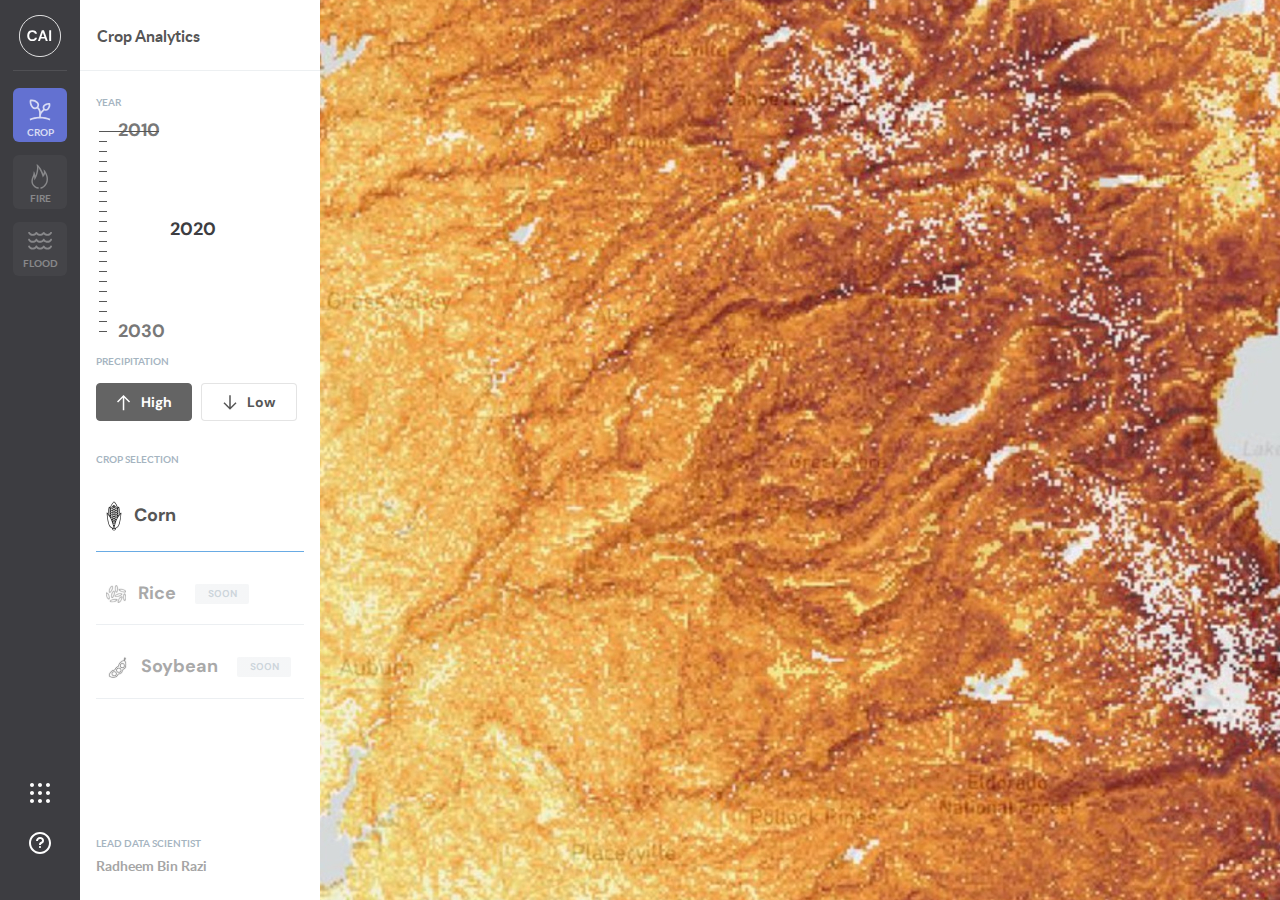
<file: index.html>
<!DOCTYPE html>
<html lang="en">

<head>
    <meta charset="utf-8">
    <meta http-equiv="X-UA-Compatible" content="IE=edge">
    <meta name="viewport" content="width=device-width, initial-scale=1">
    <meta content="yes" name="apple-mobile-web-app-capable" />
    <meta content="minimum-scale=1.0, width=device-width, maximum-scale=1, user-scalable=no" name="viewport" />
    <!-- no seo/indexing -- if needed so un comment
 		<meta name="description" content="details about the compnay" />
		<meta name="keywords" content="admin dashboard" />
		<meta name="author" content="Seedcode">
		<meta name="robots" content="index, follow">
		<meta name="revisit-after" content="1 day">
		-->
    <!-------------------------------------------------------------------FAVICON LINK-------------------------------------------------------------------------->
    <link rel="shortcut icon" href="images/dasboard/favicon.jpg" type="image/x-icon" />
    <link rel="icon" href="images/dasboard/favicon.jpg" type="image/x-icon" />
    <!--------------------------------------------------------------------------TITLE--------------------------------------------------------------------------->
    <title>Title Goes Here</title>
    <!--------------------------------------------------------------------------External Styles------------------------------------------------------------------>
    <link rel="stylesheet" href="css/bootstrap.min.css">
    <!-- HTML5 shim and Respond.js for IE8 support of HTML5 elements and media queries -->
    <!-- WARNING: Respond.js doesn't work if you view the page via file:// -->
    <!--[if lt IE 9]>
			<script src="js/html5shiv.min.js"></script>
			<script src="js/respond.min.js"></script>
	<![endif]-->
    <link rel="stylesheet" href="css/styles.css">
    <link rel="stylesheet" href="css/rwd.css">
</head>

<body>
    <!----------------------------------------------------------------------------LEFT-NAVBAR------------------------------------------------------------------------->

    <main class="dashboard">
        <div class="left-nav cus-col">
            <div class="inner">
                <a href="#" class="logo" title="CAI"><img src="images/dasboard/logo.svg" alt="CAI"></a>
                <span class="bar"></span>
                <ul class="left-menu-bar">
                    <li><a href="" title="crop" class="active"><img src="images/dasboard/crop.svg" alt="crop">CROP</a></li>
                    <li><a href="" title="fire" class="disable"><img src="images/dasboard/fire.svg" alt="FIRE">FIRE</a></li>
                    <li><a href="" title="flood" class="flood disable"><img src="images/dasboard/flood.svg" alt="FIRE">FLOOD</a></li>
                </ul>

                <div class="bottom-menu">
                    <a href="#" class="dots zoom-in" title="test">test<img src="images/dasboard/dots.svg" alt="dots"> </a>
                    <a href="#" class="help zoom-in" title="help">help<img src="images/dasboard/help.svg" title="help"></a>
                </div>

            </div>
        </div>
        <div class="form-sec cus-col">
            <div class="inner">
                <h1 class="title">Crop Analytics</h1>
                <span class="bar"></span>
                <form>
                    <div class="year">
                        <label>YEAR</label>
                        <div class="slide-range-pr">
                            <span class="first">2010</span>
                            <span class="last">2030</span>
                            <div class="range-wrap rot90">
                                <div class="range-value" id="rangeV"></div>
                                <input id="range" type="range" min="2010" max="2030" step="1">
                                <div class="lines">
                                    <span></span>
                                    <span></span>
                                    <span></span>
                                    <span></span>
                                    <span></span>
                                    <span></span>
                                    <span></span>
                                    <span></span>
                                    <span></span>
                                    <span></span>
                                    <span></span>
                                    <span></span>
                                    <span></span>
                                    <span></span>
                                    <span></span>
                                    <span></span>
                                    <span></span>
                                    <span></span>
                                    <span></span>
                                    <span></span>
                                    <span></span>
                                </div>
                            </div>
                        </div>
                    </div>
                    <label>precipitation</label>
                    <div class="cus-btn-group">
                        <span class="btn grey active"><img src="images/dasboard/up.svg" alt="up">High</span>
                        <span class="btn grey"><img class="norm" src="images/dasboard/down.svg" alt="down"><img class="hover" src="images/dasboard/down-wh.svg" alt="down">Low</span>
                    </div>
                    <div class="types">
                        <label>CROP SELECTION</label>
                        <a href="#" class="active"><img class="first" src="images/dasboard/field-corn-2.svg" alt="corn">Corn</a>
                        <a href="#" class="disable"><img src="images/dasboard/field-rice.svg" alt="Rice">Rice <span>SOON</span></a>
                        <a href="#" class="disable"><img src="images/dasboard/field-soybean.svg" alt="Soybean">Soybean <span>SOON</span></a>
                    </div>
                    <div class="bottom author-sec">
                        <label>LEAD DATA SCIENTIST</label>
                        <a href="#">Radheem Bin Razi</a>
                    </div>
                </form>
            </div>
        </div>
        <div class="map-sec cus-col">
            <div class="inner">
                <!--map -->
            </div>
        </div>
    </main>

    <section class="mobile-ui-error">
        <div class="content">
            <a href="#" class="logo" title="CAI"><img src="images/dasboard/logo.svg" alt="CAI"></a>
            <h1>Please Visit this Site On Desktop Screen</h1>
        </div>
    </section>
    <script>
        const
            range = document.getElementById('range'),
            rangeV = document.getElementById('rangeV'),
            setValue = () => {
                const
                    newValue = Number((range.value - range.min) * 100 / (range.max - range.min)),
                    newPosition = 10 - (newValue * 0.1);
                rangeV.innerHTML = `<span>${range.value}</span>`;
                rangeV.style.left = `calc(${newValue}% + (${newPosition}px))`;
            };
        document.addEventListener("DOMContentLoaded", setValue);
        range.addEventListener('input', setValue);
    </script>
    <!--------------------------------------------------------------------SCRIPTS-------------------------------------------------------------------------------->
    <script src="scripts/jquery.min.js"></script>
    <script src="scripts/bootstrap.min.js"></script>
    <script src="scripts/custom.js"></script>
</body>

</html>
</file>
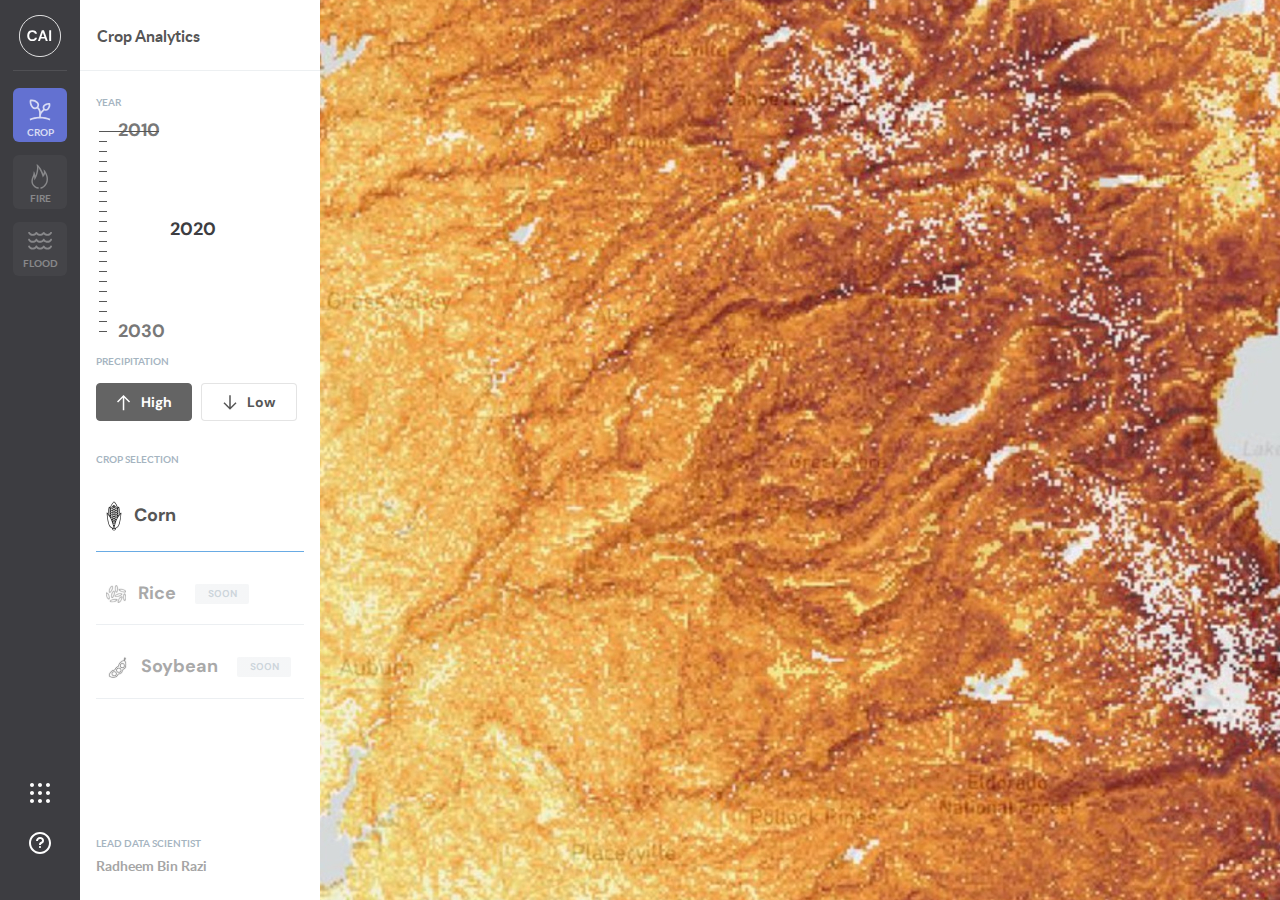
<file: platform.html>
<!DOCTYPE html>
<html lang="en">

<head>
    <meta charset="utf-8">
    <meta http-equiv="X-UA-Compatible" content="IE=edge">
    <meta name="viewport" content="width=device-width, initial-scale=1">
    <meta content="yes" name="apple-mobile-web-app-capable" />
    <meta content="minimum-scale=1.0, width=device-width, maximum-scale=1, user-scalable=no" name="viewport" />
    <!-- no seo/indexing -- if needed so un comment
 		<meta name="description" content="details about the compnay" />
		<meta name="keywords" content="admin dashboard" />
		<meta name="author" content="Seedcode">
		<meta name="robots" content="index, follow">
		<meta name="revisit-after" content="1 day">
		-->
    <!-------------------------------------------------------------------FAVICON LINK-------------------------------------------------------------------------->
    <link rel="shortcut icon" href="images/dasboard/favicon.jpg" type="image/x-icon" />
    <link rel="icon" href="images/dasboard/favicon.jpg" type="image/x-icon" />
    <!--------------------------------------------------------------------------TITLE--------------------------------------------------------------------------->
    <title>Title Goes Here</title>
    <!--------------------------------------------------------------------------External Styles------------------------------------------------------------------>
    <link rel="stylesheet" href="css/bootstrap.min.css">
    <!-- HTML5 shim and Respond.js for IE8 support of HTML5 elements and media queries -->
    <!-- WARNING: Respond.js doesn't work if you view the page via file:// -->
    <!--[if lt IE 9]>
			<script src="js/html5shiv.min.js"></script>
			<script src="js/respond.min.js"></script>
	<![endif]-->
    <link rel="stylesheet" href="css/styles.css">
    <link rel="stylesheet" href="css/rwd.css">
</head>

<body>
    <!----------------------------------------------------------------------------LEFT-NAVBAR------------------------------------------------------------------------->

    <main class="dashboard">
        <div class="left-nav cus-col">
            <div class="inner">
                <a href="index.html" class="logo" title="CAI"><img src="images/dasboard/logo.svg" alt="CAI"></a>
                <span class="bar"></span>
                <ul class="left-menu-bar">
                    <li>
                        <a href="" title="crop" class="active"><img src="images/dasboard/crop.svg" alt="crop">CROP</a>
                    </li>
                    <li>
                        <a href="" title="fire" class="disable"><img src="images/dasboard/fire.svg" alt="FIRE">FIRE</a>
                    </li>
                    <li>
                        <a href="" title="flood" class="flood disable"><img src="images/dasboard/flood.svg" alt="FIRE">FLOOD</a>
                    </li>
                </ul>

                <div class="bottom-menu">
                    <a href="#" class="dots zoom-in" title="test">test<img src="images/dasboard/dots.svg" alt="dots"> </a>
                    <a href="#" class="help zoom-in" title="help">help<img src="images/dasboard/help.svg" title="help"></a>
                </div>

            </div>
        </div>
        <div class="form-sec cus-col">
            <div class="inner">
                <h1 class="title">Crop Analytics</h1>
                <span class="bar"></span>
                <form>
                    <div class="year">
                        <label>YEAR</label>
                        <div class="slide-range-pr">
                            <span class="first">2010</span>
                            <span class="last">2030</span>
                            <div class="range-wrap rot90">
                                <div class="range-value" id="rangeV"></div>
                                <input id="range" type="range" min="2010" max="2030" step="1">
                                <div class="lines">
                                    <span></span>
                                    <span></span>
                                    <span></span>
                                    <span></span>
                                    <span></span>
                                    <span></span>
                                    <span></span>
                                    <span></span>
                                    <span></span>
                                    <span></span>
                                    <span></span>
                                    <span></span>
                                    <span></span>
                                    <span></span>
                                    <span></span>
                                    <span></span>
                                    <span></span>
                                    <span></span>
                                    <span></span>
                                    <span></span>
                                    <span></span>
                                </div>
                            </div>
                        </div>
                    </div>
                    <label>precipitation</label>
                    <div class="cus-btn-group">
                        <span class="btn grey active"><img class="norm" src="images/dasboard/up-gr.svg" alt="up"><img class="hover" src="images/dasboard/up.svg" alt="up">High</span>
                        <span class="btn grey"><img class="norm" src="images/dasboard/down.svg" alt="down"><img class="hover" src="images/dasboard/down-wh.svg" alt="down">Low</span>
                    </div>
                    <div class="types">
                        <label>CROP SELECTION</label>
                        <a href="#" class="active"><img class="first" src="images/dasboard/field-corn-2.svg" alt="corn">Corn</a>
                        <a href="#" class="disable"><img src="images/dasboard/field-rice.svg" alt="Rice">Rice <span>SOON</span></a>
                        <a href="#" class="disable"><img src="images/dasboard/field-soybean.svg" alt="Soybean">Soybean <span>SOON</span></a>
                    </div>
                    <div class="bottom author-sec">
                        <label>LEAD DATA SCIENTIST</label>
                        <a href="#">Radheem Bin Razi</a>
                    </div>
                </form>
            </div>
        </div>
        <div class="map-sec cus-col">
            <div class="inner">
                <!--map -->
            </div>
        </div>
    </main>

    <section class="mobile-ui-error">
        <div class="content">
            <a href="#" class="logo" title="CAI"><img src="images/dasboard/logo.svg" alt="CAI"></a>
            <h1>Visit Site On Desktop Screen</h1>
        </div>
    </section>
    <script>
        const
            range = document.getElementById('range'),
            valrange = document.getElementById('range'),
            rangeV = document.getElementById('rangeV'),
            setValue = () => {
                const
                    newValue = Number((range.value - range.min) * 100 / (range.max - range.min)),
                    newPosition = 10 - (newValue * 0.1);
                rangeV.innerHTML = `<span>${range.value}</span>`;
                rangeV.style.left = `calc(${newValue}% + (${newPosition}px))`;
            };
        document.addEventListener("DOMContentLoaded", setValue);
        range.addEventListener('input', setValue);
    </script>
    <!--------------------------------------------------------------------SCRIPTS-------------------------------------------------------------------------------->
    <script src="scripts/jquery.min.js"></script>
    <script src="scripts/bootstrap.min.js"></script>
    <script src="scripts/custom.js"></script>
</body>

</html>
</file>
<file: css/rwd.css>
@media (max-width: 767px){
    .dashboard{
        display: none;
    }   
    .mobile-ui-error{
        display: block;
    }
}
</file>
<file: css/styles.css>
@import url('https://fonts.googleapis.com/css2?family=DM+Sans:ital,wght@0,400;0,500;0,700;1,400;1,500;1,700&display=swap');
@import url(../fonts/fonts.min.css);
@import url(bootstrap.min.css);
@import url(animate.min.css);

* {
    margin: 0;
    scroll-behavior: smooth;
    font-family: 'DM Sans', sans-serif;
}

a {
    transition: .3s;
}

img {
    max-width: 100%;
}

*,
*:focus,
*:hover {
    outline: none;
}

.all-colors {
    color: #31333B;
    color: #11C856;

}

html,
body {
    height: 100%;
    color: #565656;
}

/*animations*/
.zoom-in {
    transition-property: background-color, border-color, color, fill, stroke, opacity, box-shadow, transform;
    transition-duration: 300ms;
    transition-timing-function: cubic-bezier(0.4, 0, 0.2, 1);
    --transform-translate-x: 0;
    --transform-translate-y: 0;
    --transform-rotate: 0;
    --transform-skew-x: 0;
    --transform-skew-y: 0;
    --transform-scale-x: 1;
    --transform-scale-y: 1;
    transform: translateX(var(--transform-translate-x)) translateY(var(--transform-translate-y)) rotate(var(--transform-rotate)) skewX(var(--transform-skew-x)) skewY(var(--transform-skew-y)) scaleX(var(--transform-scale-x)) scaleY(var(--transform-scale-y));
    cursor: pointer;
}

.zoom-in:hover,
.zoom-in:focus {
    --transform-scale-x: 1.05;
    --transform-scale-y: 1.05;
}

/*animations*/
.rot90 {
    -ms-filter: "progid:DXImageTransform.Microsoft.Matrix(M11=0.00000000, M12=-1.00000000, M21=1.00000000, M22=0.00000000,sizingMethod='auto expand')";
    filter: progid:DXImageTransform.Microsoft.Matrix(M11=0.00000000, M12=-1.00000000, M21=1.00000000, M22=0.00000000, sizingMethod='auto expand');
    -moz-transform: matrix(0.00000000, 1.00000000, -1.00000000, 0.00000000, 0, 0);
    -webkit-transform: matrix(0.00000000, 1.00000000, -1.00000000, 0.00000000, 0, 0);
    -o-transform: matrix(0.00000000, 1.00000000, -1.00000000, 0.00000000, 0, 0);
    -ms-transform: rotate(90deg);
    -webkit-transform-origin: 0px 0px;
    -moz-transform-origin: 0px 0px;
    -ms-transform-origin: 0px 0px;
    -o-transform-origin: 0px 0px;
    transform-origin: 0px 0px;
}

.dashboard {
    /*
80px  4.86
240  14.57%
1327  80.57

total 1647

*/
    display: flex;
    align-items: stretch;
}


.dashboard .cus-col {
    background-color: antiquewhite;
    height: 100vh;
    display: block;
    float: left;
    overflow: hidden;
}

.dashboard .cus-col .inner {
    width: 100%;
    clear: both;
    height: 100%;
    position: relative;
}

.dashboard .left-nav {
    width: 4.86%;
    background-color: #3D3D41;
    padding: 15px 13px;
    text-align: center;
    min-width: 80px;
    min-height: 817px;
}

.dashboard .left-nav .logo {
    display: block;
}

.dashboard .left-nav .bar {
    display: block;
    background: #FFFFFF;
    opacity: 0.1;
    height: 1px;
    margin-top: 13px;
    margin-bottom: 17px;
}

.dashboard .left-nav .left-menu-bar {
    padding-left: 0px;
    list-style: none;
}

.dashboard .left-nav .left-menu-bar li a {
    font-family: 'lato', sans-serif;
    font-size: 10px;
    line-height: 12px;
    text-align: center;
    display: block;
    font-weight: bold;
    background-color: #4c4c50;
    color: #d2d2d3;
    padding: 6px 5px;
    max-width: 54px;
    height: 54px;
    border-radius: 6px;
    padding-bottom: 6px;
    margin: auto;
    margin-bottom: 13px;
}

.dashboard .left-nav .left-menu-bar li a.disable {
    opacity: 0.5;
}

.dashboard .left-nav .left-menu-bar li a img {
    display: block;
    margin: auto;
    margin-bottom: 3px;
    margin-top: 3px;
}

.dashboard .left-nav .left-menu-bar li a.flood img {
    margin-bottom: 7px;
}

.dashboard .left-nav .left-menu-bar li a:hover,
.dashboard .left-nav .left-menu-bar li a:focus,
.dashboard .left-nav .left-menu-bar li a:hover:focus,
.dashboard .left-nav .left-menu-bar li a.active {
    text-decoration: none;
    background-color: #6371D1;
    color: #d8dbf3;
}

.dashboard .left-nav .left-menu-bar li a.disable:hover,
.dashboard .left-nav .left-menu-bar li a.disable:focus,
.dashboard .left-nav .left-menu-bar li a.disable:hover:focus {
    text-decoration: none;
    background-color: #4c4c50;
    color: #d2d2d3;
}


.dashboard .left-nav .left-menu-bar .icon {
    display: block;
    width: 22px;
    height: 22px;
}

.dashboard .left-nav .bottom-menu {
    font-size: 0px;
    color: #fff;
    position: absolute;
    left: 0px;
    right: 0px;
    bottom: 4px;
}

.dashboard .left-nav .bottom-menu a {
    display: block;
    margin: auto;
    margin-bottom: 26px;
}

.icon.crop {
    background-image: url(../images/dasboard/crop.svg);
}

.dashboard .form-sec {
    width: 14.57%;
    background-color: #fff;
    position: relative;
    min-height: 817px;
    min-width: 240px;
}

.dashboard .form-sec .title {
    font-size: 16px;
    line-height: 24px;
    font-family: 'lato', sans-serif;
    font-weight: bold;
    padding: 24px 17px;
    padding-bottom: 14px;
}

.dashboard .form-sec .bar {
    background: rgba(75, 106, 130, 0.1);
    display: block;
    width: 100%;
    height: 1px;
}

.dashboard .map-sec {
    float: none;
    flex: 1;
    display: inline-block;
    height: auto;
}

.cus-btn-group {
    width: 100%;
    text-align: left;
}

.cus-btn-group .btn {
    display: inline-block;
    background-color: #fff;
    border: 1px solid #78787833;
    color: #565656;
    width: 100%;
    max-width: 96px;
    margin-right: 5px;
    font-size: 14px;
    line-height: 24px;
    border-radius: 4px;
    cursor: pointer;
    font-weight: bold;
}

.cus-btn-group .btn .hover {
    display: none;
}

.cus-btn-group .btn.active,
.cus-btn-group .btn:hover,
.cus-btn-group .btn:focus,
.cus-btn-group .btn:hover:focus {
    background-color: #646464;
    border: 1px solid #646464;
    color: #fff;
}

.cus-btn-group .btn img {
    margin-right: 10px;
    margin-top: -1px;
}

.cus-btn-group .btn.active .norm,
.cus-btn-group .btn:hover .norm,
.cus-btn-group .btn:focus .norm,
.cus-btn-group .btn:hover:focus .norm {
    display: none;
}

.cus-btn-group .btn.active .hover,
.cus-btn-group .btn:hover .hover,
.cus-btn-group .btn:focus .hover,
.cus-btn-group .btn:hover:focus .hover {
    display: inline-block;
}

.cus-btn-group .btn.white {
    background-color: #fff;
    border: 1px solid #78787833;
    color: #565656;
}

.dashboard .form-sec form {
    padding: 10px 16px;
    padding-right: 16px;
}

.dashboard .form-sec label {
    font-family: 'lato', sans-serif;
    font-weight: bold;
    font-size: 10px;
    line-height: 12px;
    color: #4b6a8280;
    text-transform: uppercase;
    margin-bottom: 16px;
}

.dashboard .form-sec .types a {
    font-size: 18px;
    line-height: 24px;
    color: #565656;
    font-weight: bold;
    display: block;
    width: 100%;
    border-bottom: 1px solid #4b6a8233;
    box-sizing: border-box;
    border-radius: 0px;
    padding: 19px 10px;
    margin-bottom: 10px;
}

.dashboard .form-sec .types a.disable {
    opacity: 0.5;
}

.dashboard .form-sec .types a img {
    margin-right: 12px;
}

.dashboard .form-sec .types a img.first {
    margin-left: -8px;
    opacity: 0.9;
    max-width: 32px;
    margin-left: -8px;
    opacity: 0.9;
    max-width: 32px;
    margin-right: 4px;
}

.dashboard .form-sec .types a.active,
.dashboard .form-sec .types a:hover,
.dashboard .form-sec .types a:focus,
.dashboard .form-sec .types a:hover:focus {
    border-bottom: 1px solid #69ABE4;
    text-decoration: none;
}

.dashboard .form-sec .types a.disable:hover,
.dashboard .form-sec .types a.disable:focus,
.dashboard .form-sec .types a.disable:hover:focus {
    border-bottom: 1px solid #4b6a8233;
    text-decoration: none;
}

.dashboard .form-sec .types {
    padding-top: 25px;
}

.dashboard .form-sec .year {
    padding-top: 8px;
}

.dashboard .form-sec .types a span {
    font-size: 10px;
    line-height: 12px;
    color: #4b6a8280;
    background: linear-gradient(0deg, rgba(16, 57, 89, 0.04), rgba(16, 57, 89, 0.04)), rgba(16, 57, 89, 0.04);
    border-radius: 2px;
    display: inline-block;
    font-weight: bold;
    padding: 4px 13px;
    max-width: 54px;
    right: 36px;
    top: 0px;
    bottom: 0px;
    height: 20px;
    margin-left: 15px;
    vertical-align: middle;
}

.dashboard .form-sec .bottom.author-sec label {
    margin-bottom: 5px;
}

.dashboard .form-sec .bottom.author-sec a {
    color: #565656;
    opacity: 0.53;
    font-size: 14px;
    line-height: 24px;
    font-family: 'lato', sans-serif;
    text-decoration: none;
    font-weight: bold;
    display: block;
}

.dashboard .form-sec .bottom.author-sec {
    position: absolute;
    bottom: 0px;
    padding-bottom: 22px;
}

.map-sec.cus-col img {
    width: 100%;
}

.map-sec.cus-col .inner {
    background-image: url(../images/dasboard/image-23.jpg);
    background-repeat: no-repeat;
    background-position: top right;
    background-color: #f2f1dd;
    background-size: cover;

}

ul.year-ranges {
    padding-left: 0px;
    list-style: none;
    ;
}

ul.year-ranges li {
    border-top: 1px solid #565656;
    font-size: 0px;
    margin-bottom: 10px;
    width: 8px;
    cursor: pointer;
    position: relative;
    transition: .3s;
    display: block;
}

ul.year-ranges li span {
    display: none;
    font-size: 18px;
    line-height: 24px;
    position: absolute;
    right: -52px;
    top: -12px;
    transition: .3s;
    font-weight: bold;
    color: #3D3D41;
}

ul.year-ranges li:hover,
ul.year-ranges li.active {
    width: 55px;
}

ul.year-ranges li:hover span,
ul.year-ranges li.active span {
    display: block;
}

ul.year-ranges li:first-child span,
ul.year-ranges li:last-child span {
    display: block;
    top: -13px;
    right: -59px;
    font-weight: bold;
    color: #787878;
}

/*error*/
.mobile-ui-error {
    display: none;
}

.mobile-ui-error {
    height: 100vh;
    background-color: #3D3D41;
    position: relative;
    color: #fff;
}

.mobile-ui-error .content {
    background-color: #606063;
    text-align: center;
    padding: 29px 10px;
    position: absolute;
    width: 100%;
    top: 0px;
    bottom: 0px;
    margin: auto;
    max-height: 195px;
}

.mobile-ui-error .content .title,
.mobile-ui-error .content h1 {
    font-size: 22px;
    padding-top: 21px;
}

/*error*/

/*range wrap*/
.range-wrap input[type=range] {
    -webkit-appearance: none;
    margin: 0px;
    width: 96%;
    background-color: transparent;
    height: 13px;
}

.range-wrap input[type=range]:focus {
    outline: none;
}

.range-wrap input[type=range]::-webkit-slider-runnable-track {
    width: 100%;
    height: 4px;
    cursor: pointer;
    animate: 0.2s;
    background: none;
    background-color: transparent;
    border-radius: 25px;
}

.range-wrap input[type=range]::-webkit-slider-thumb {
    width: 2px;
    border-left: 1px solid #565656;
    overflow: hidden;
    height: 55px;
    border-radius: 0px;
    background-color: transparent;
    cursor: pointer;
    -webkit-appearance: none;
    margin-top: -55px;
}

.range-wrap input[type=range]::-webkit-slider-thumb:hover {
    background-color: transparent;
    border-left: 1px solid #6f6e6e;
}

.range-wrap input[type=range]:focus::-webkit-slider-runnable-track {
    background: none;
    background-color: transparent;
}

.range-wrap {
    width: 210px;
    position: relative;
    margin-bottom: 0px;
    margin-left: 17px;
    margin-top: 0px;
}

.range-wrap .range-value {
    position: absolute;
    top: -50%;
    position: absolute;
    top: -57px;
    transform: rotate(270deg);
    -webkit-transform: rotate(-90deg);
    -moz-transform: rotate(270deg);
    -ms-transform: rotate(270deg);
    -o-transform: rotate(270deg);
    margin-left: -21px;
}

.range-wrap .range-value span {
    font-size: 18px;
    position: absolute;
    transition: .3s;
    font-weight: bold;
    color: #3D3D41;
    width: 46px;
    height: 21px;
    line-height: 19px;
    transform-origin: 0 0;
}

.range-wrap .lines span {
    background-color: #565656;
    width: 1px;
    height: 8px;
    cursor: pointer;
    position: relative;
    transition: .3s;
    display: block;
    float: left;
    margin-right: 9px;
}

.range-wrap .lines {
    width: 100%;
    position: absolute;
    bottom: 10px;
    z-index: -1;
}

.range-wrap:hover .lines span {
    background-color: #bcb1b1;
}

.slide-range-pr .first,
.slide-range-pr .last {
    font-size: 18px;
    line-height: 24px;
    font-weight: bold;
    color: #787878;
    position: absolute;
}

.slide-range-pr .first {
    top: -13px;
    left: 22px;
}

.slide-range-pr .last {
    bottom: 5px;
    left: 22px;
}

.slide-range-pr {
    height: 217px;
    position: relative;
    margin-top: 7px;
}

/*range wrap*/
</file>
